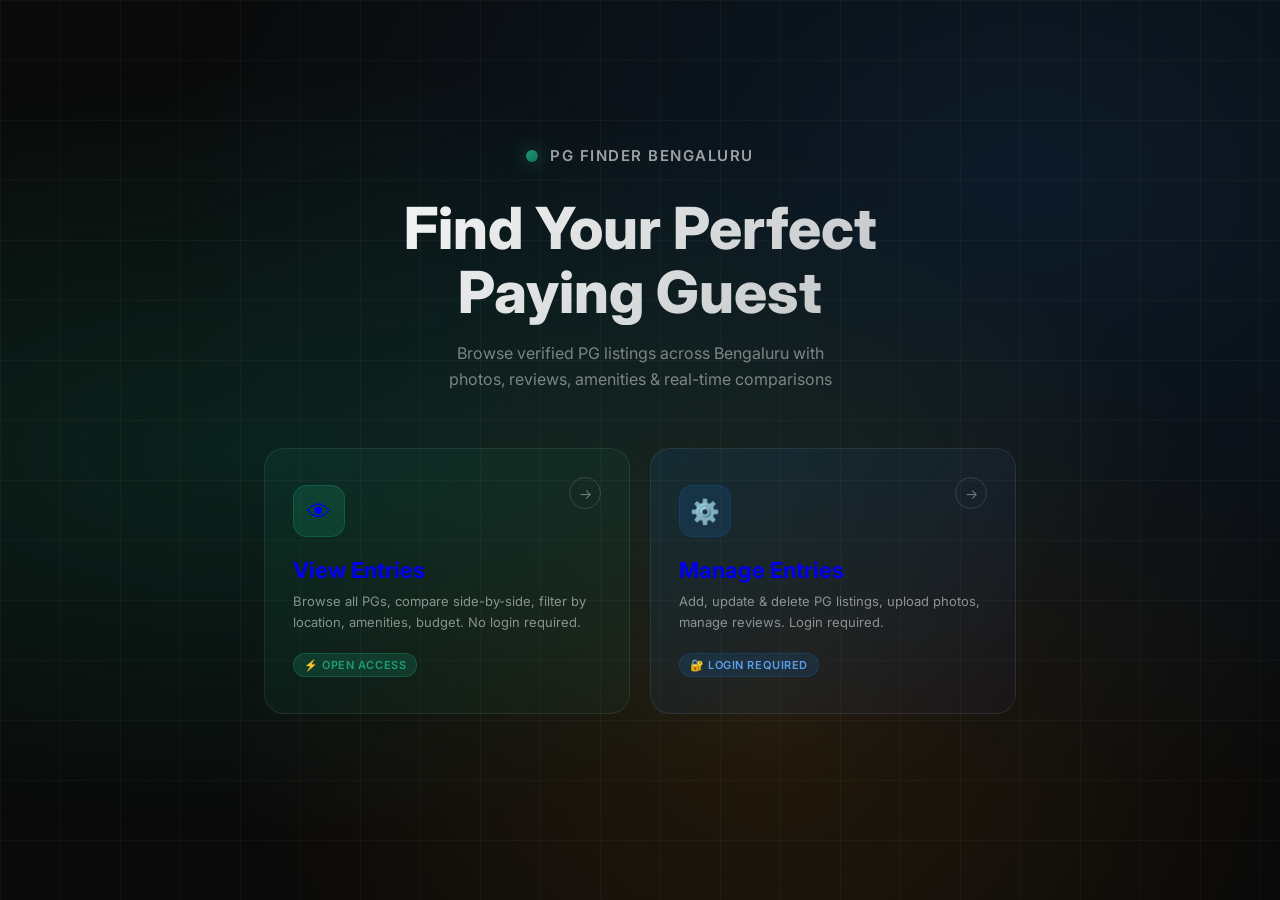
<file: index.html>
<!DOCTYPE html>
<html lang="en">
<head>
<meta charset="UTF-8">
<meta name="viewport" content="width=device-width, initial-scale=1.0">
<title>PG Finder — Bengaluru</title>
<link href="https://fonts.googleapis.com/css2?family=Inter:wght@400;500;600;700;800&display=swap" rel="stylesheet">
<style>
*{box-sizing:border-box;margin:0;padding:0}
body{font-family:'Inter',sans-serif;background:#0a0a0a;color:#fff;min-height:100vh;display:flex;align-items:center;justify-content:center;overflow:hidden}
.bg{position:fixed;inset:0;background:radial-gradient(ellipse at 20% 50%,rgba(15,110,86,.25) 0%,transparent 60%),radial-gradient(ellipse at 80% 20%,rgba(24,95,165,.2) 0%,transparent 60%),radial-gradient(ellipse at 60% 80%,rgba(186,117,23,.15) 0%,transparent 50%);z-index:0}
.grid-bg{position:fixed;inset:0;background-image:linear-gradient(rgba(255,255,255,.03) 1px,transparent 1px),linear-gradient(90deg,rgba(255,255,255,.03) 1px,transparent 1px);background-size:60px 60px;z-index:0}
.center{position:relative;z-index:1;text-align:center;padding:24px;width:100%;max-width:800px}
.logo{display:flex;align-items:center;justify-content:center;gap:12px;margin-bottom:32px}
.logo-dot{width:12px;height:12px;border-radius:50%;background:linear-gradient(135deg,#1D9E75,#0F6E56);box-shadow:0 0 20px rgba(29,158,117,.6)}
.logo-text{font-size:15px;font-weight:600;letter-spacing:.1em;text-transform:uppercase;color:rgba(255,255,255,.6)}
h1{font-size:clamp(32px,6vw,58px);font-weight:800;line-height:1.1;margin-bottom:16px;background:linear-gradient(135deg,#fff 0%,rgba(255,255,255,.7) 100%);-webkit-background-clip:text;-webkit-text-fill-color:transparent}
.sub{font-size:16px;color:rgba(255,255,255,.45);margin-bottom:56px;line-height:1.6}
.cards{display:grid;grid-template-columns:1fr 1fr;gap:20px;margin-bottom:40px}
.option-card{position:relative;padding:36px 28px;border-radius:20px;cursor:pointer;transition:all .3s ease;text-align:left;overflow:hidden;border:1px solid rgba(255,255,255,.08);text-decoration:none;display:block}
.option-card::before{content:'';position:absolute;inset:0;opacity:0;transition:opacity .3s}
.option-card:hover{transform:translateY(-4px);border-color:rgba(255,255,255,.2)}
.option-card:hover::before{opacity:1}
.card-view{background:linear-gradient(135deg,rgba(15,110,86,.15),rgba(29,158,117,.05))}
.card-view::before{background:linear-gradient(135deg,rgba(15,110,86,.25),rgba(29,158,117,.1))}
.card-view:hover{box-shadow:0 20px 60px rgba(15,110,86,.2)}
.card-manage{background:linear-gradient(135deg,rgba(24,95,165,.15),rgba(83,74,183,.05))}
.card-manage::before{background:linear-gradient(135deg,rgba(24,95,165,.25),rgba(83,74,183,.1))}
.card-manage:hover{box-shadow:0 20px 60px rgba(24,95,165,.2)}
.card-icon{width:52px;height:52px;border-radius:14px;display:flex;align-items:center;justify-content:center;font-size:24px;margin-bottom:20px}
.card-view .card-icon{background:rgba(29,158,117,.2);border:1px solid rgba(29,158,117,.3)}
.card-manage .card-icon{background:rgba(24,95,165,.2);border:1px solid rgba(24,95,165,.3)}
.card-title{font-size:22px;font-weight:700;margin-bottom:8px}
.card-desc{font-size:13px;color:rgba(255,255,255,.5);line-height:1.6;margin-bottom:20px}
.card-tag{display:inline-flex;align-items:center;gap:5px;font-size:11px;font-weight:600;padding:4px 10px;border-radius:20px;text-transform:uppercase;letter-spacing:.05em}
.card-view .card-tag{background:rgba(29,158,117,.2);color:#1D9E75;border:1px solid rgba(29,158,117,.3)}
.card-manage .card-tag{background:rgba(24,95,165,.2);color:#5B9FEA;border:1px solid rgba(24,95,165,.3)}
.card-arrow{position:absolute;top:28px;right:28px;width:32px;height:32px;border-radius:50%;border:1px solid rgba(255,255,255,.15);display:flex;align-items:center;justify-content:center;font-size:14px;color:rgba(255,255,255,.4);transition:all .3s}
.option-card:hover .card-arrow{border-color:rgba(255,255,255,.4);color:rgba(255,255,255,.8);transform:translate(2px,-2px)}
.footer{font-size:12px;color:rgba(255,255,255,.2);display:flex;align-items:center;justify-content:center;gap:8px}
.footer span{width:4px;height:4px;border-radius:50%;background:rgba(255,255,255,.2)}
@media(max-width:580px){.cards{grid-template-columns:1fr}.option-card{padding:26px 22px}}
</style>
</head>
<body>
<div class="bg"></div>
<div class="grid-bg"></div>
<div class="center">
  <div class="logo">
    <div class="logo-dot"></div>
    <div class="logo-text">PG Finder Bengaluru</div>
  </div>
  <h1>Find Your Perfect<br>Paying Guest</h1>
  <p class="sub">Browse verified PG listings across Bengaluru with<br>photos, reviews, amenities & real-time comparisons</p>
  <div class="cards">
    <a href="view.html" class="option-card card-view">
      <div class="card-arrow">→</div>
      <div class="card-icon">👁</div>
      <div class="card-title">View Entries</div>
      <div class="card-desc">Browse all PGs, compare side-by-side, filter by location, amenities, budget. No login required.</div>
      <div class="card-tag">⚡ Open Access</div>
    </a>
    <a href="manage.html" class="option-card card-manage">
      <div class="card-arrow">→</div>
      <div class="card-icon">⚙️</div>
      <div class="card-title">Manage Entries</div>
      <div class="card-desc">Add, update & delete PG listings, upload photos, manage reviews. Login required.</div>
      <div class="card-tag">🔐 Login Required</div>
    </a>
  </div>
</div>
</body>
</html>
</file>
